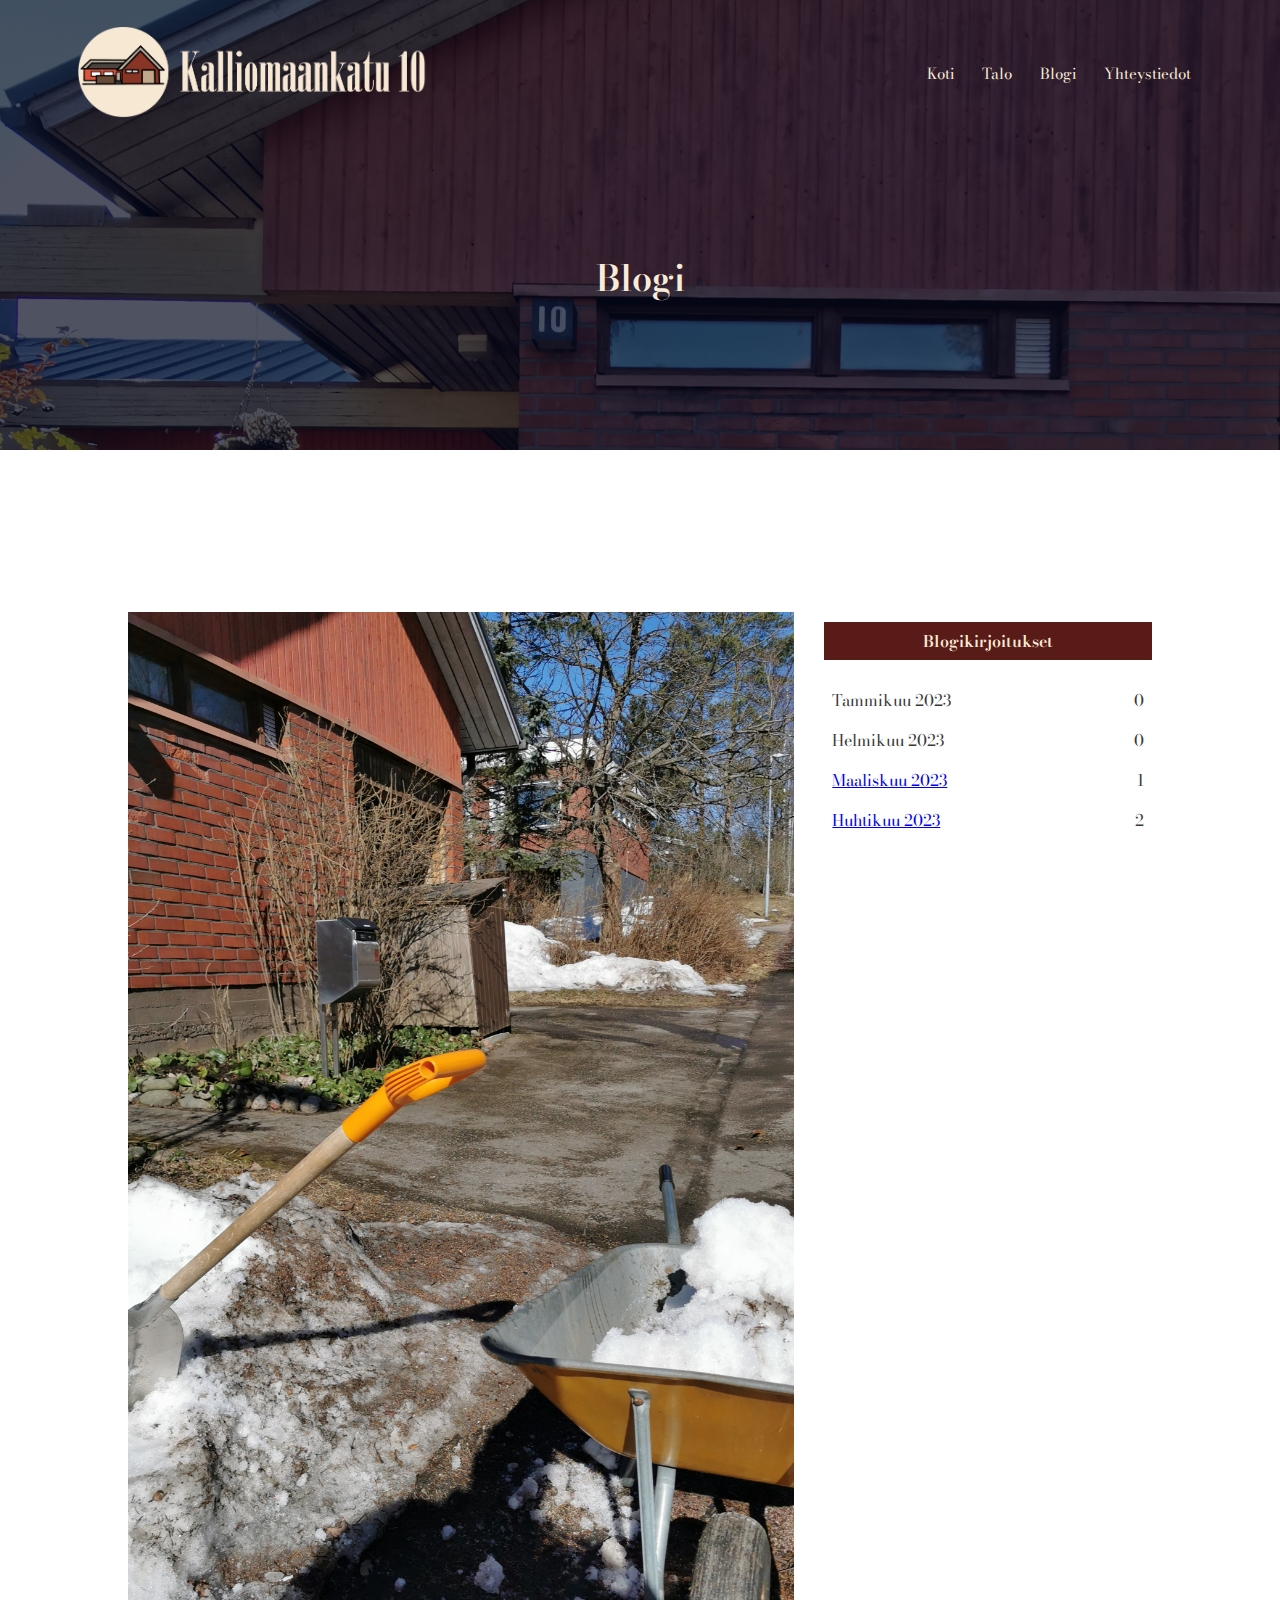
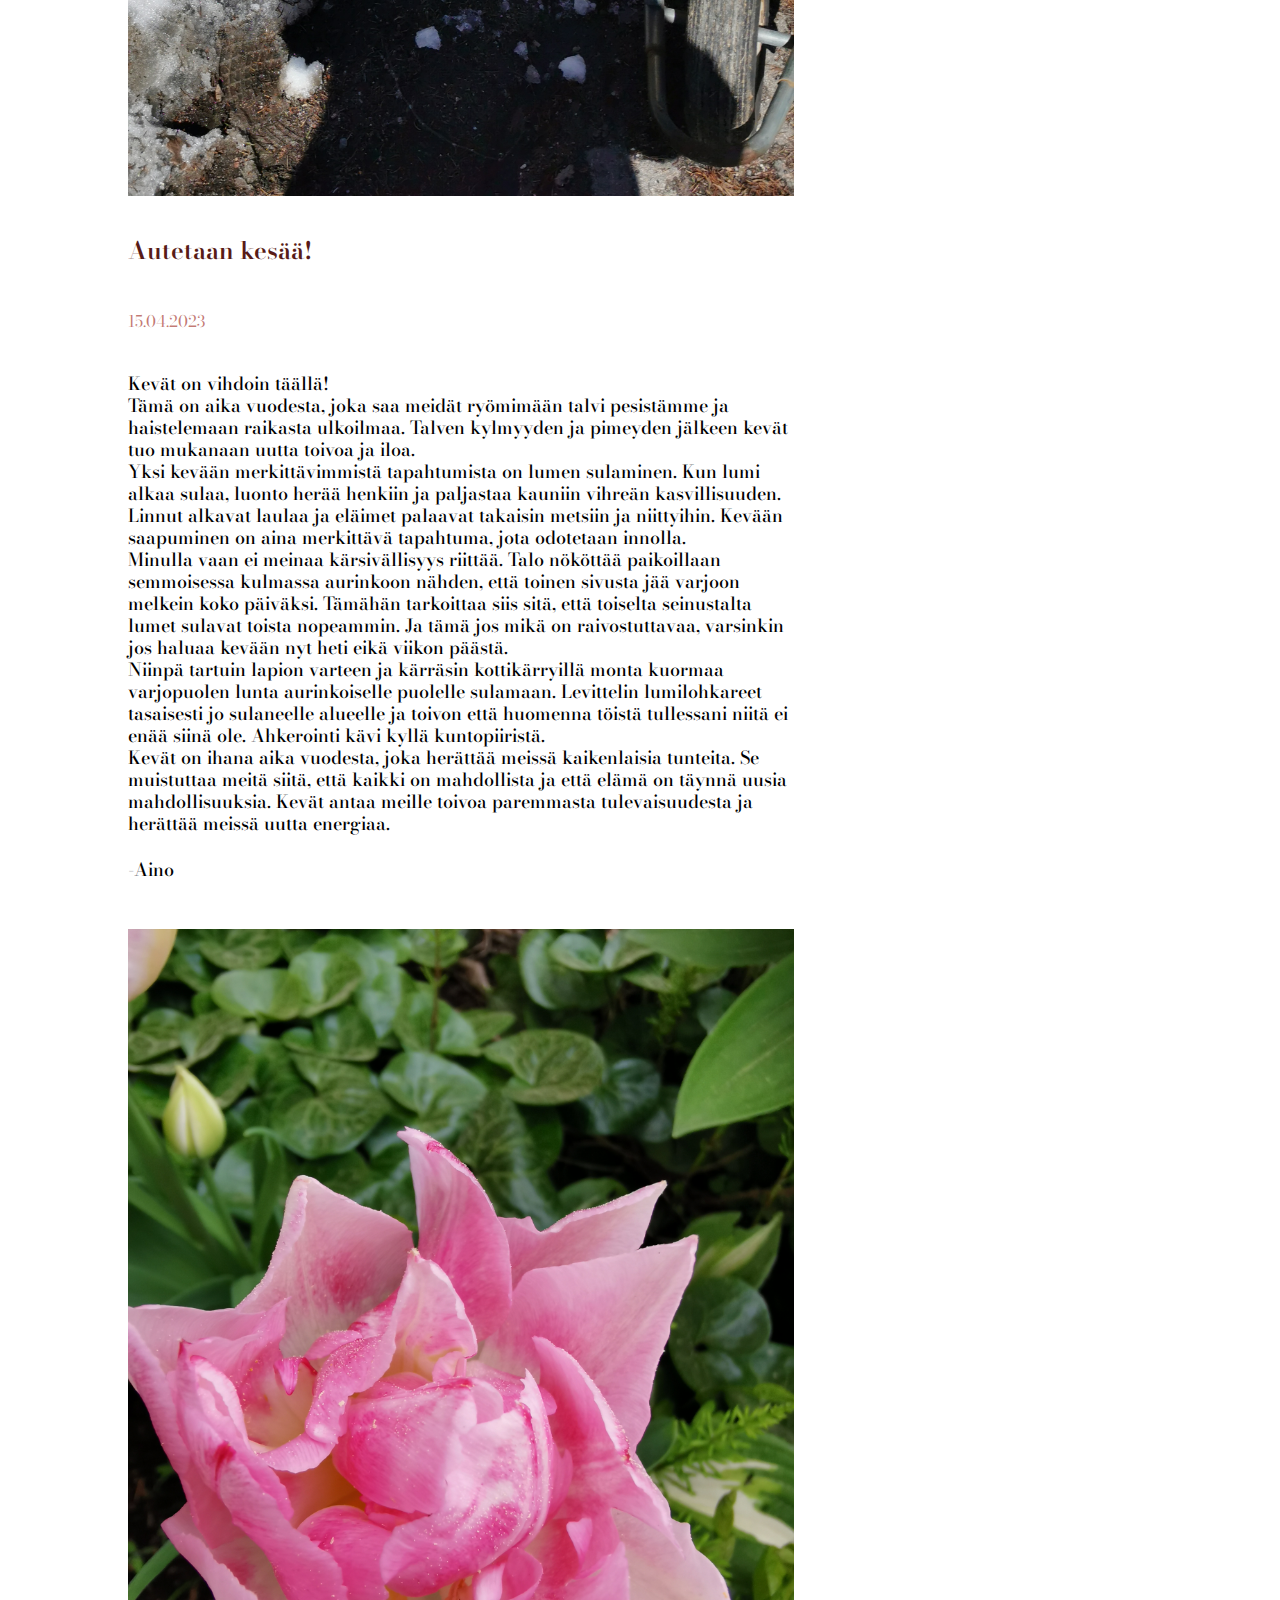
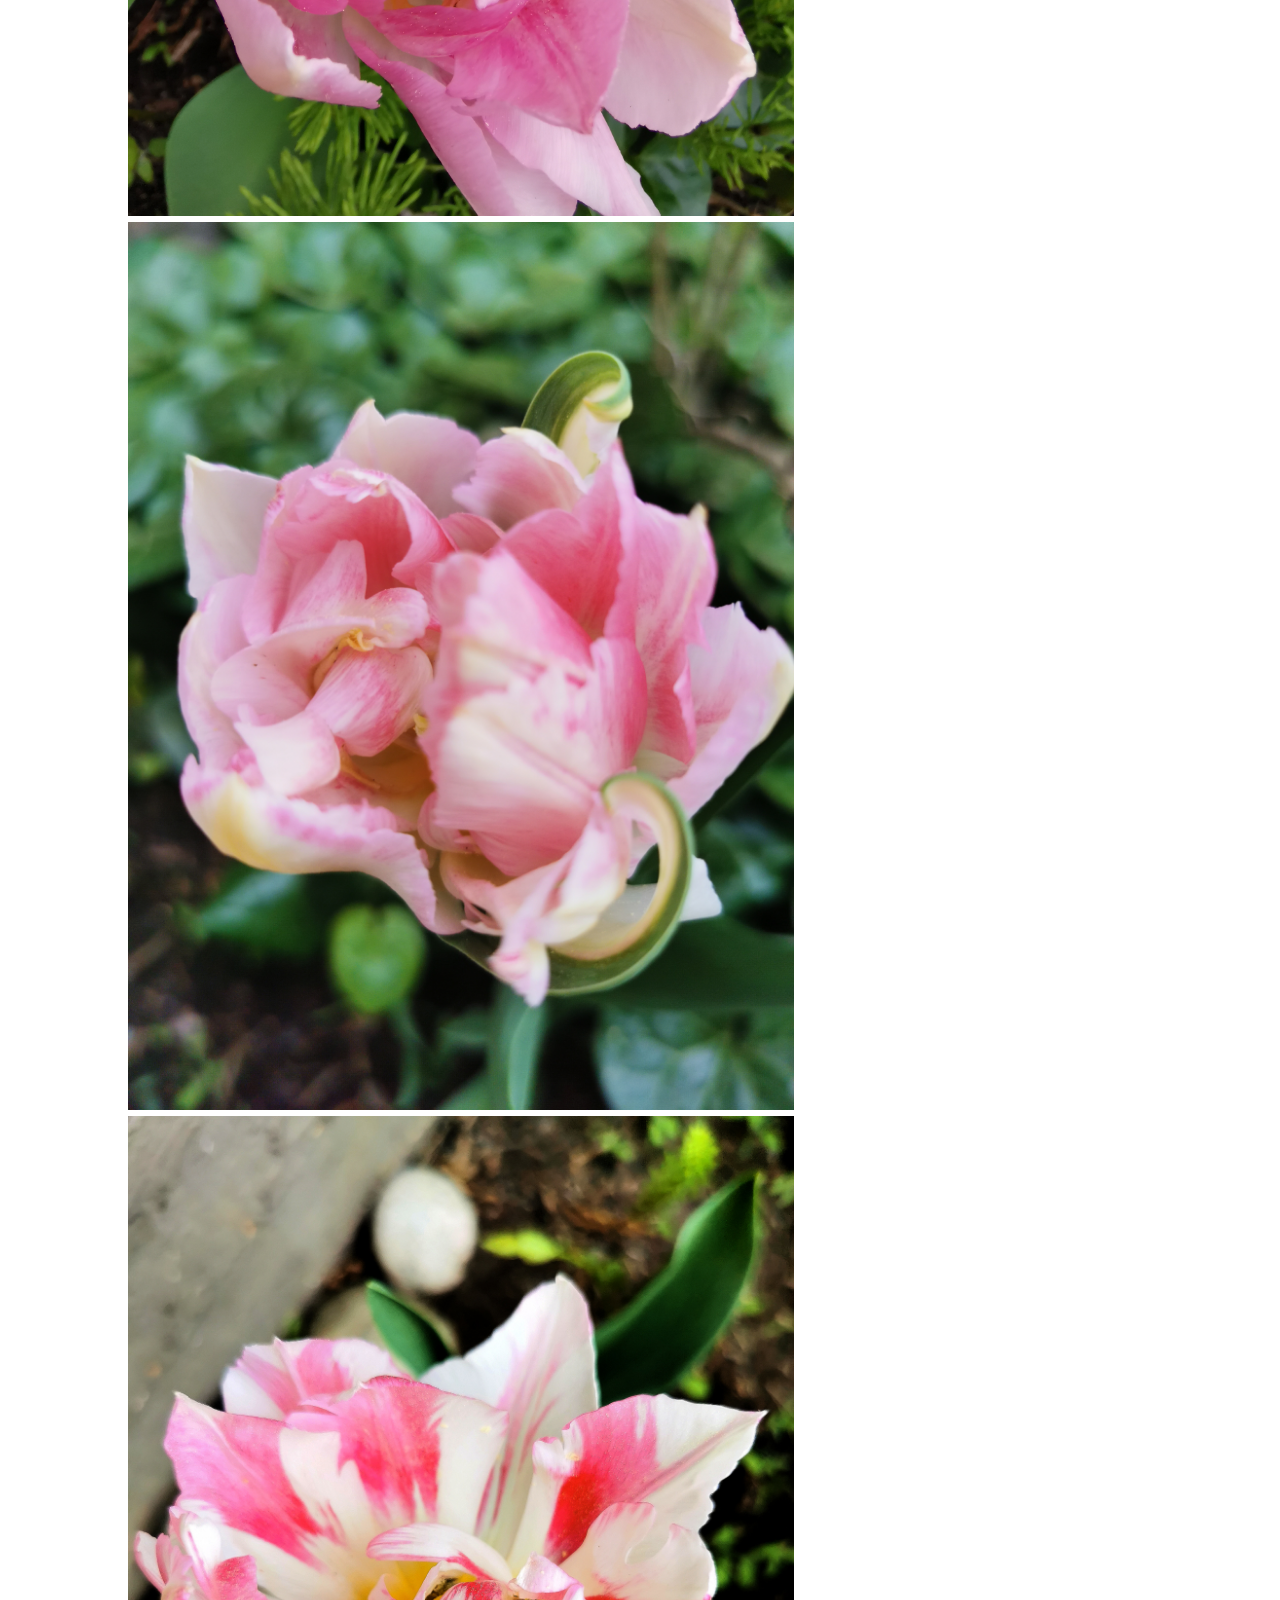
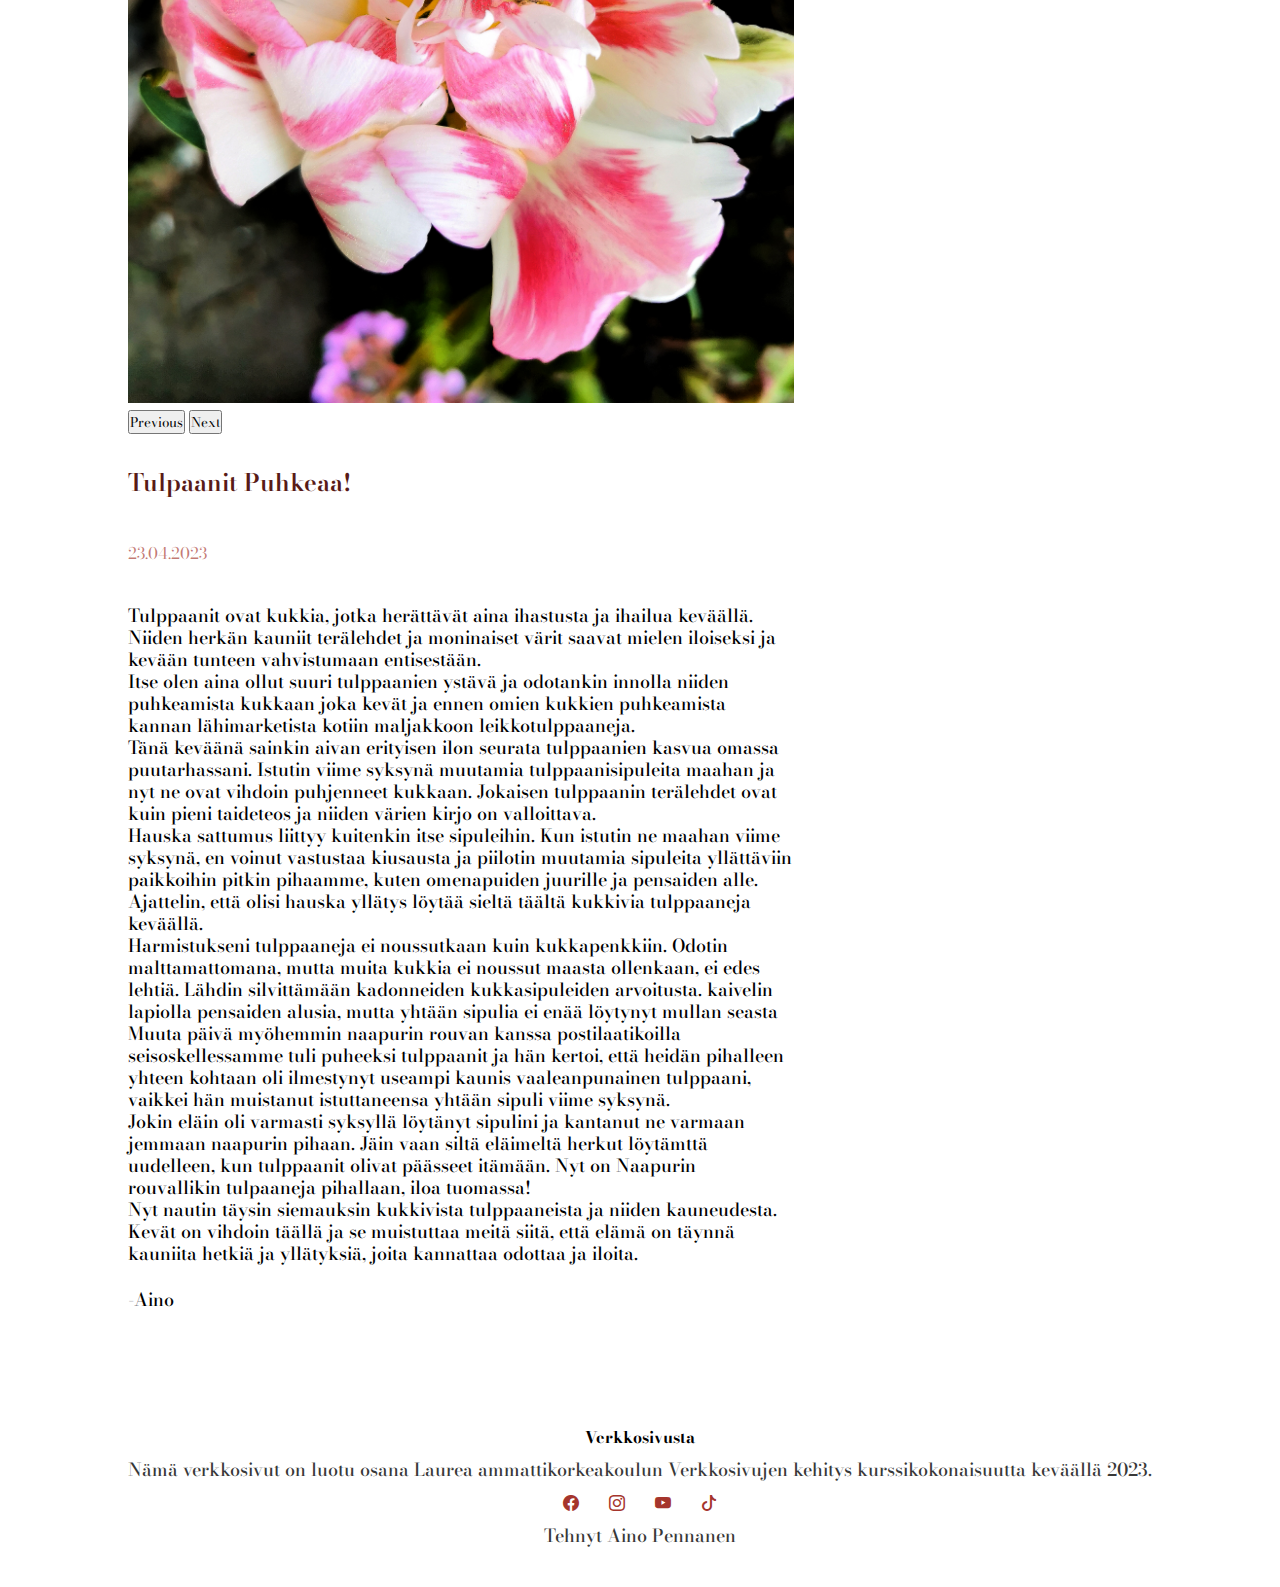
<file: Blogi.html>
<!DOCTYPE html>
<html lang="fi">
<head>
    <meta charset="UTF-8">
    <meta http-equiv="X-UA-Compatible" content="IE=edge">
    <meta name="viewport" content="width=device-width, initial-scale=1.0">
    <link href="https://cdn.jsdelivr.net/npm/bootstrap@5.3.0-alpha3/dist/css/bootstrap.min.css" rel="stylesheet" integrity="sha384-KK94CHFLLe+nY2dmCWGMq91rCGa5gtU4mk92HdvYe+M/SXH301p5ILy+dN9+nJOZ" crossorigin="anonymous">
    <link rel="stylesheet" href="Styles.css">
    <link rel="preconnect" href="https://fonts.googleapis.com">
    <link rel="preconnect" href="https://fonts.gstatic.com" crossorigin>
    <link href="https://fonts.googleapis.com/css2?family=Bodoni+Moda:wght@400;500;700&display=swap" rel="stylesheet">
    <link rel="stylesheet" href="https://cdn.jsdelivr.net/npm/bootstrap-icons@1.10.4/font/bootstrap-icons.css">
    <title>Kalliomaankatu 10</title>
</head>
<body>
    <script src="https://cdn.jsdelivr.net/npm/bootstrap@5.3.0-alpha3/dist/js/bootstrap.bundle.min.js" integrity="sha384-ENjdO4Dr2bkBIFxQpeoTz1HIcje39Wm4jDKdf19U8gI4ddQ3GYNS7NTKfAdVQSZe" crossorigin="anonymous"></script>
    <section class="sub-header"> 
        <nav>
            <a href="index.html"><img src="Kuvat/logo3.png" alt="yksinkertainen kuvio, joka esittää taloa"></a>
            <div class="nav-links" id="navLinks">
                <i class="bi bi-x" onclick="hideMenu()"></i>
                 <ul>  
                    <li><a href="index.html">Koti</a></li>
                    <li><a href="Talo.html">Talo</a></li>
                    <li><a href="Blogi.html">Blogi</a></li>
                    <li><a href="Yheystiedot.html">Yhteystiedot</a></li>
                </ul>
            </div>
            <i class="bi bi-list" onclick="showMenu()"></i>
        </nav>
            <h1>Blogi</h1>
    </section>

<!---Blogi-->

<section class="blogiSisällöt">
    <div class="row">
        <div class="blogi-left">
            <img src="Kuvat/Blogi1.jpeg" alt="kuva on otettu talon edess, kuvassa näkyy lapio ja kottikärry lunta on maassa ja kottikärryssä aurniko paistaa">
            <h2>Autetaan kesää!</h2>
            <h4>15.04.2023</h4>
            <p>Kevät on vihdoin täällä! </p>
            <p>Tämä on aika vuodesta, joka saa meidät ryömimään talvi pesistämme ja haistelemaan raikasta ulkoilmaa. Talven kylmyyden ja pimeyden jälkeen kevät tuo mukanaan uutta toivoa ja iloa.</p>
            <p>Yksi kevään merkittävimmistä tapahtumista on lumen sulaminen. Kun lumi alkaa sulaa, luonto herää henkiin ja paljastaa kauniin vihreän kasvillisuuden. Linnut alkavat laulaa ja eläimet palaavat takaisin metsiin ja niittyihin. Kevään saapuminen on aina merkittävä tapahtuma, jota odotetaan innolla.</p>
            <p>Minulla vaan ei meinaa kärsivällisyys riittää. Talo nököttää paikoillaan semmoisessa kulmassa aurinkoon nähden, että toinen sivusta jää varjoon melkein koko päiväksi. Tämähän tarkoittaa siis sitä, että toiselta seinustalta lumet sulavat toista nopeammin. Ja tämä jos mikä on raivostuttavaa, varsinkin jos haluaa kevään nyt heti eikä viikon päästä.</p>
            <p>Niinpä tartuin lapion varteen ja kärräsin kottikärryillä monta kuormaa varjopuolen lunta aurinkoiselle puolelle sulamaan. Levittelin lumilohkareet tasaisesti jo sulaneelle alueelle ja toivon että huomenna töistä tullessani niitä ei enää siinä ole. Ahkerointi kävi kyllä kuntopiiristä.</p>
            <p>Kevät on ihana aika vuodesta, joka herättää meissä kaikenlaisia tunteita. Se muistuttaa meitä siitä, että kaikki on mahdollista ja että elämä on täynnä uusia mahdollisuuksia. Kevät antaa meille toivoa paremmasta tulevaisuudesta ja herättää meissä uutta energiaa.</p>
            <br>
            <p>-Aino</p>
            <br>
            <br>
            <div id="carouselExampleFade" class="carousel slide carousel-fade">
                <div class="carousel-inner">
                  <div class="carousel-item active">
                    <img src="Kuvat/kukat_3.jpg" class="d-block w-100" alt="Kauni vaaleanpunavalkoinen tulppaani">
                  </div>
                  <div class="carousel-item">
                    <img src="Kuvat/kukat_4.jpg" class="d-block w-100" alt="Kauni vaaleanpunavalkoinen tulppaani">
                  </div>
                  <div class="carousel-item">
                    <img src="Kuvat/kukat_2.jpg" class="d-block w-100" alt="Kauni vaaleanpunavalkoinen tulppaani">
                  </div>
                </div>
                <button class="carousel-control-prev" type="button" data-bs-target="#carouselExampleFade" data-bs-slide="prev">
                  <span class="carousel-control-prev-icon" aria-hidden="true"></span>
                  <span class="visually-hidden">Previous</span>
                </button>
                <button class="carousel-control-next" type="button" data-bs-target="#carouselExampleFade" data-bs-slide="next">
                  <span class="carousel-control-next-icon" aria-hidden="true"></span>
                  <span class="visually-hidden">Next</span>
                </button>
              </div>
            <h2>Tulpaanit Puhkeaa!</h2>
            <h4>23.04.2023</h4>
            <p>Tulppaanit ovat kukkia, jotka herättävät aina ihastusta ja ihailua keväällä. Niiden herkän kauniit terälehdet ja moninaiset värit saavat mielen iloiseksi ja kevään tunteen vahvistumaan entisestään.</p>
            <p>Itse olen aina ollut suuri tulppaanien ystävä ja odotankin innolla niiden puhkeamista kukkaan joka kevät ja ennen omien kukkien puhkeamista kannan lähimarketista kotiin maljakkoon leikkotulppaaneja.</p>
            <p>Tänä keväänä sainkin aivan erityisen ilon seurata tulppaanien kasvua omassa puutarhassani. Istutin viime syksynä muutamia tulppaanisipuleita maahan ja nyt ne ovat vihdoin puhjenneet kukkaan. Jokaisen tulppaanin terälehdet ovat kuin pieni taideteos ja niiden värien kirjo on valloittava.</p>
            <p>Hauska sattumus liittyy kuitenkin itse sipuleihin. Kun istutin ne maahan viime syksynä, en voinut vastustaa kiusausta ja piilotin muutamia sipuleita yllättäviin paikkoihin pitkin pihaamme, kuten omenapuiden juurille ja pensaiden alle. Ajattelin, että olisi hauska yllätys löytää sieltä täältä kukkivia tulppaaneja keväällä.</p>
            <p>Harmistukseni tulppaaneja ei noussutkaan kuin kukkapenkkiin. Odotin malttamattomana, mutta muita kukkia ei noussut maasta ollenkaan, ei edes lehtiä. Lähdin silvittämään kadonneiden kukkasipuleiden arvoitusta. kaivelin lapiolla pensaiden alusia, mutta yhtään sipulia ei enää löytynyt mullan seasta</p>
            <p>Muuta päivä myöhemmin naapurin rouvan kanssa postilaatikoilla seisoskellessamme tuli puheeksi tulppaanit ja hän kertoi, että heidän pihalleen yhteen kohtaan oli ilmestynyt useampi kaunis vaaleanpunainen tulppaani, vaikkei hän muistanut istuttaneensa yhtään sipuli viime syksynä.</p>
            <p>Jokin eläin oli varmasti syksyllä löytänyt sipulini ja kantanut ne varmaan jemmaan naapurin pihaan. Jäin vaan siltä eläimeltä herkut löytämttä uudelleen, kun tulppaanit olivat päässeet itämään. Nyt on Naapurin rouvallikin tulpaaneja pihallaan, iloa tuomassa!</p>
            <p>Nyt nautin täysin siemauksin kukkivista tulppaaneista ja niiden kauneudesta. Kevät on vihdoin täällä ja se muistuttaa meitä siitä, että elämä on täynnä kauniita hetkiä ja yllätyksiä, joita kannattaa odottaa ja iloita.</p>
            <br>
            <p>-Aino</p>
            <br>
        </div>
        <div class="blogi-right">
            <h3>Blogikirjoitukset</h3>
           <div>
            <span>Tammikuu 2023</span>
            <span>0</span>
           </div> 
           <div>
            <span>Helmikuu 2023</span>
            <span>0</span>
           </div> 
           <div>
            <a href="Blogi2.html">Maaliskuu 2023</a>
            <span>1</span>
           </div>
           <div>
            <a href="Blogi.html">Huhtikuu 2023</a>
            <span>2</span>
           </div> 
        </div>
    </div>
</section>
<!---Footer-->

<section class="footer">
    <h4>Verkkosivusta</h4>
    <p>Nämä verkkosivut on luotu osana Laurea ammattikorkeakoulun Verkkosivujen kehitys kurssikokonaisuutta keväällä 2023.</p>
    <div class="ikonit">
        <a href="https://www.facebook.com/aino.pennanen.71/" target="_blank" class="bi bi-facebook"></a>
        <a href="https://www.instagram.com/AAAINO_/?fbclid=IwAR3M24I8mKWQHVzXz1FbWfziKaVjJqvmKhybpjn2ABBDy8g9vqW_VfHToOg" target="_blank" class="bi bi-instagram"></a>
        <a href="https://www.youtube.com/channel/UCnL-N4YSu6kgK1gNKeNX1Mw" target="_blank" class="bi bi-youtube"></a>
        <a href="https://www.tiktok.com/@taikalillukka" target="_blank" class="bi bi-tiktok"></a>
    </div>
    <p>Tehnyt Aino Pennanen</p>
</section>

<!---toggle menu-->
<script>

    var navLinks = document.getElementById("navLinks");
    function showMenu(){
        navLinks.style.right = "0";
    }
    function hideMenu(){
        navLinks.style.right = "-200px";
    }

</script>


</body>
</html>
</file>
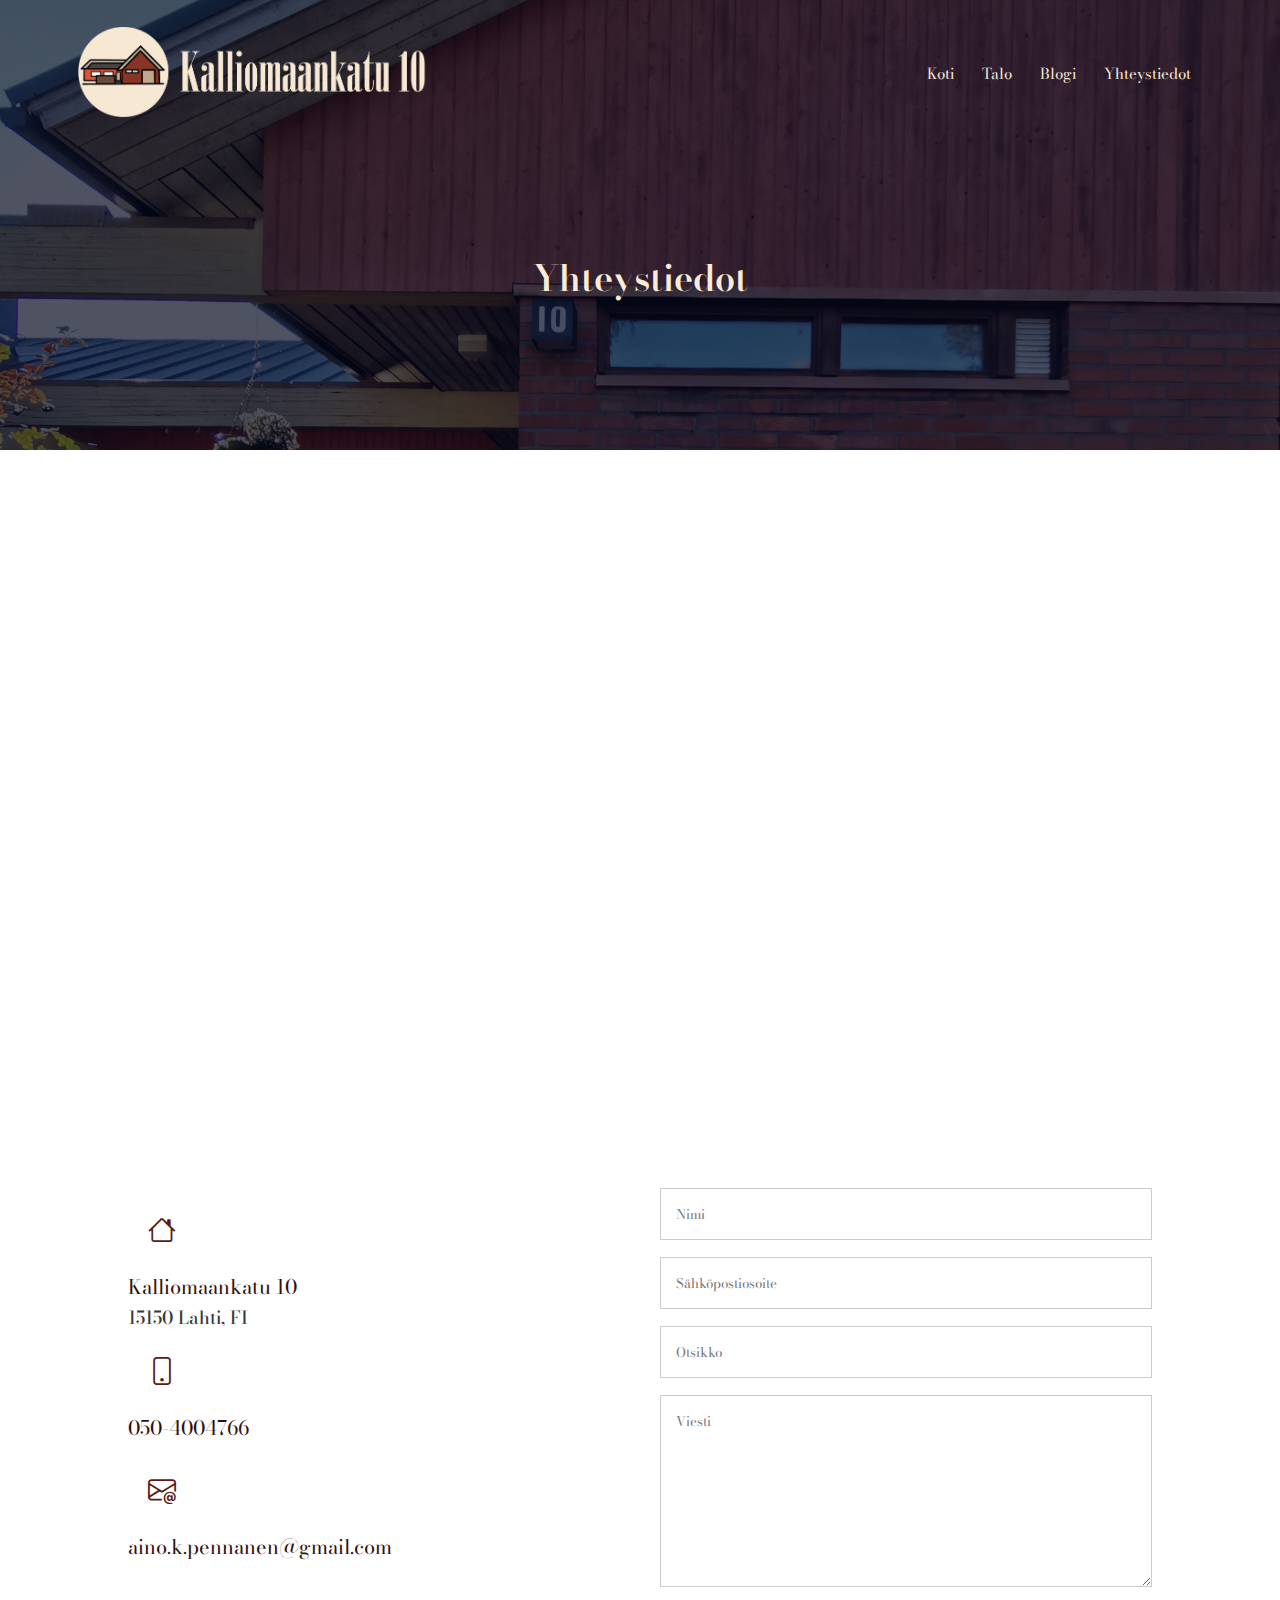
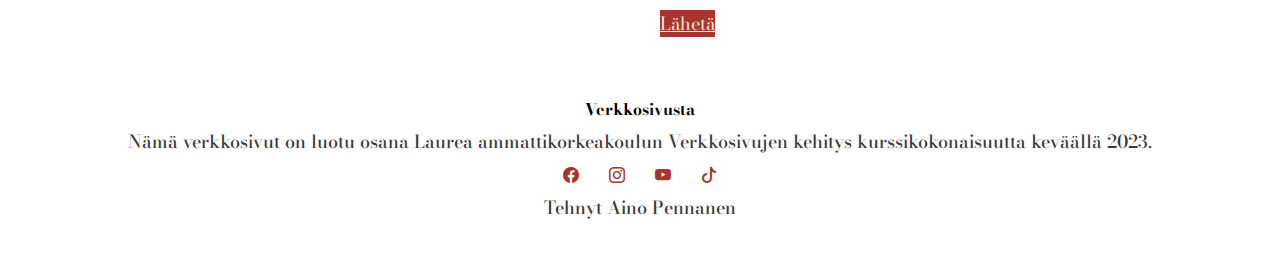
<file: Yheystiedot.html>
<!DOCTYPE html>
<html lang="fi">
<head>
    <meta charset="UTF-8">
    <meta http-equiv="X-UA-Compatible" content="IE=edge">
    <meta name="viewport" content="width=device-width, initial-scale=1.0">
    <link href="https://cdn.jsdelivr.net/npm/bootstrap@5.3.0-alpha3/dist/css/bootstrap.min.css" rel="stylesheet" integrity="sha384-KK94CHFLLe+nY2dmCWGMq91rCGa5gtU4mk92HdvYe+M/SXH301p5ILy+dN9+nJOZ" crossorigin="anonymous">
    <link rel="stylesheet" href="Styles.css">
    <link rel="preconnect" href="https://fonts.googleapis.com">
    <link rel="preconnect" href="https://fonts.gstatic.com" crossorigin>
    <link href="https://fonts.googleapis.com/css2?family=Bodoni+Moda:wght@400;500;700&display=swap" rel="stylesheet">
    <link rel="stylesheet" href="https://cdn.jsdelivr.net/npm/bootstrap-icons@1.10.4/font/bootstrap-icons.css">
    <title>Kalliomaankatu 10</title>
</head>
<body>
    <script src="https://cdn.jsdelivr.net/npm/bootstrap@5.3.0-alpha3/dist/js/bootstrap.bundle.min.js" integrity="sha384-ENjdO4Dr2bkBIFxQpeoTz1HIcje39Wm4jDKdf19U8gI4ddQ3GYNS7NTKfAdVQSZe" crossorigin="anonymous"></script>
    <section class="sub-header"> 
        <nav>
            <a href="index.html"><img src="Kuvat/logo3.png" alt="yksinkertainen kuvio, joka esittää taloa" ></a>
            <div class="nav-links" id="navLinks">
                <i class="bi bi-x" onclick="hideMenu()"></i>
                 <ul>  
                    <li><a href="index.html">Koti</a></li>
                    <li><a href="Talo.html">Talo</a></li>
                    <li><a href="Blogi.html">Blogi</a></li>
                    <li><a href="Yheystiedot.html">Yhteystiedot</a></li>
                </ul>
            </div>
            <i class="bi bi-list" onclick="showMenu()"></i>
        </nav>
            <h1>Yhteystiedot</h1>
    </section>

<!---Mappi-->

<section class="lokaatio">
    <h5>Me kartalla</h5>

    <iframe src="https://www.google.com/maps/embed?pb=!1m18!1m12!1m3!1d7741.383755795618!2d25.67754254815825!3d60.982863008944264!2m3!1f0!2f0!3f0!3m2!1i1024!2i768!4f13.1!3m3!1m2!1s0x468e29b56803b27f%3A0xe862af3bdeb035!2sKalliomaankatu%2010%2C%2015150%20Lahti!5e0!3m2!1sfi!2sfi!4v1682281906937!5m2!1sfi!2sfi" width="600" height="450" style="border:0;" allowfullscreen="" loading="lazy" referrerpolicy="no-referrer-when-downgrade"></iframe>

</section>

<!---Yhteystiedot-->

<section class="Yhteystiedot">

    <div class="row">
        <div class="YHT-col">
            <div>
                <i class="bi bi-house"></i>
                    <h5> Kalliomaankatu 10</h5>
                    <p>15150 Lahti, FI</p>
                <i class="bi bi-phone"></i>
                    <h5>050-4004766</h5>
                <i class="bi bi-envelope-at"></i>
                    <h5> aino.k.pennanen@gmail.com</h5>
            </div>
        </div>
        <div class="YHT-col">
            <form action="Yheystiedot.html">
                <input type="text" placeholder="Nimi" required>
                <input type="email" placeholder="Sähköpostiosoite" required>
                <input type="text" placeholder="Otsikko">
                <textarea rows="8" placeholder="Viesti" required></textarea>
                <a class="btn btn-primary" href="#" role="button"> Lähetä</a>
            </form>
        </div>
    </div>
</section>

<!---Footer-->

<section class="footer">
    <h4>Verkkosivusta</h4>
    <p>Nämä verkkosivut on luotu osana Laurea ammattikorkeakoulun Verkkosivujen kehitys kurssikokonaisuutta keväällä 2023.</p>
    <div class="ikonit">
        <a href="https://www.facebook.com/aino.pennanen.71/" target="_blank" class="bi bi-facebook"></a>
        <a href="https://www.instagram.com/AAAINO_/?fbclid=IwAR3M24I8mKWQHVzXz1FbWfziKaVjJqvmKhybpjn2ABBDy8g9vqW_VfHToOg" target="_blank" class="bi bi-instagram"></a>
        <a href="https://www.youtube.com/channel/UCnL-N4YSu6kgK1gNKeNX1Mw" target="_blank" class="bi bi-youtube"></a>
        <a href="https://www.tiktok.com/@taikalillukka" target="_blank" class="bi bi-tiktok"></a>
    </div>
    <p>Tehnyt Aino Pennanen</p>
</section>

<!---toggle menu-->
<script>

    var navLinks = document.getElementById("navLinks");
    function showMenu(){
        navLinks.style.right = "0";
    }
    function hideMenu(){
        navLinks.style.right = "-200px";
    }

</script>


</body>
</html>
</file>
<file: Styles.css>
*{
    margin: 0;
    padding: 0;
    font-family: 'Bodoni Moda', serif;
}
.header{
    min-height: 100vh;
    width: 100%;
    background-image: linear-gradient(rgba(4,9,30,0.7),rgba(4,9,30,0.7)), url(Kuvat/panneri2.jpg);
    background-position: center;
    background-size: cover;
    position: relative;
}
nav{
    display: flex;
    padding: 2% 6%;
    justify-content: space-between;
    align-items: center;
}
nav img{
    width: 350px;
}
.nav-links{
    flex: 1;
    text-align: right;
}
.nav-links ul li{
    list-style: none;
    display: inline-block;
    padding: 8px 12px;
    position: relative;
}
.nav-links ul li a{
    color: antiquewhite;
    text-transform: capitalize;
    text-decoration: none;
    font-size: 15px;
}
.nav-links ul li::after{
    content: "";
    width: 0%;
    height: 3.5px;
    background: #a5352d;
    display: block;
    margin: auto;
    transition: 0.8s;
}
.nav-links ul li:hover::after{
    width: 100%;
}
.text-box{
    width: 90%;
    color: antiquewhite;
    position: absolute;
    top: 50%;
    left: 50%;
    transform: translate(-50%,-50%);
    text-align: center;
}
.text-box h1{
    font-size: 62px;
    font-weight: bold;
}
.text-box p{
    margin: 10px 0 40px;
    font-size: 18px;
    color: antiquewhite;
}
.btn{
    color: antiquewhite;
    font-size: 18px;
    background-color: #a5352d;
    border: none;
}
.btn:hover{
    color: antiquewhite;
    background-color: #581b17;
    transition: 0.5s;
}
nav .bi{
    display: none;
}

@media(max-width: 860px){
    .text-box h1{
        font-size: 20px;
        font-weight: bold;
    }

    .text-box p{
        margin: 10px 0 40px;
        font-size: 15px;
        color: antiquewhite;
    }
    nav img{
        width: 200px;
    }
    .nav-links ul li{
        display: block;
    }
    .nav-links{
        position: fixed;
        background: #a5352d;
        height: 100vh;
        width: 200px;
        top: 0;
        right: -200px;
        text-align: left;
        z-index: 2;
        transition: 1s;
    }
    nav .bi{
        display: block;
        color: antiquewhite;
        margin: 10px;
        font-size: 25px;
        cursor: pointer;
    }
    .nav-links ul{
        padding: 30px;
    }
    .row{
        flex-direction:column;
    }
    .talonOmistajat-col{
        display: none;
    }
}

/*----talonOmistajat----*/

.talonOmistajat{
    width: 60%;
    margin: auto;
    text-align: center;
    padding-top: 50px;
} 
.talonOmistajat-col{
    float: left;
    width: 45%;
    border-radius: 10px;
    margin-bottom: 30px;
    position: relative;
    overflow: hidden;
}
.talonOmistajat-col img{
    width: 100%;
    border-radius: 10px;
}
.kerros{
    background: transparent;
    height: 100%;
    width: 100%;
    position: absolute;
    top: 0;
    left: 0;
    transition: 0.5s;
}
.kerros:hover{
    background: rgba(114, 43, 38, 0.589);
}
.kerros h3{
    width: 100%;
    font-weight: 500;
    color: #fff;
    font-size: 26px;
    left: 50%;
    bottom: 0%;
    transform: translateX(-50%);
    position: absolute;
    opacity: 0;
    transition: 0.5s;
}

.kerros:hover h3{
    bottom: 85%;
    opacity: 1;
}

.kerros p{
    width: 75%;
    font-weight: 300;
    color: antiquewhite;
    font-size: 75%;
    left: 50%;
    bottom: 0%;
    transform: translateX(-50%);
    position: absolute;
    opacity: 0;
    transition: 0.5s;
}

.kerros:hover p{
    bottom: 15%;
    opacity: 1;
}

/*----viimeisimmät---*/

.viimeisimmät{
    width: 80%;
    margin: auto;
    text-align: center;
    padding-top: 100px;
}

h1{
    font-size: 36px;
    font-weight: 600;
}

p{
    color: #383838;
    font-size: 18px;
    font-weight: 500;
    line-height: 22px;
    padding: 10px;
}
.row{
    margin-top: 10%;
    display: flex;
    justify-content: space-between;
}
.viimeisimmät-col{
    flex-basis: 31%;
    background: #fff3f3;
    border-radius: 10%;
    margin-bottom: 5%;
    padding: 20px 12px;
    box-sizing: border-box;
    transition: 0.5s;
}
h3{
    text-align: center;
    font-weight: 600;
    margin: 10px 0;
}
.viimeisimmät-col:hover{
    box-shadow: 0 0 20px 0px rgba(0,0,0,0.2);
}

/*---Ota meihin yhteyttä!----*/

.OMY{
    margin: 100px auto;
    width: 80%;
    background-image: linear-gradient(rgba(0, 0, 0, 0.4),rgba(0,0,0,0.4)), url(Kuvat/panneri.jpg);
    background-position: center;
    background-size: cover;
    border-radius: 10px;
    text-align: center;
    padding: 100px 0;
}
.OMY h1{
    color: antiquewhite;
}

.OMY.btn{
    color: antiquewhite;
    background-color: transparent;

}

/*---footer---*/

.ikonit .bi{
    color: #a5352d;
    margin: 0 13px;
    cursor: pointer;
    padding: 18px 0;
}

.footer{
    width: 100%;
    text-align: center;
    padding: 30px 0;
}
.footer h1{
    margin-bottom: 25px;
    margin-top: 20px;
    font-weight: 600;
}

/*----- Talo Sivu---*/

    /*---sub-header--*/

    .sub-header{
        height: 50vh;
        width: 100%;
        background-image: linear-gradient(rgba(4,9,30,0.7),rgba(4,9,30,0.7)), url(Kuvat/Panneri3.jpg);
        background-position: center;
        background-size: cover;
        text-align: center;
        color: antiquewhite;
        
        
    }
    .sub-header h1{
        margin-top: 100px;
    }

    /*----TalonTiedot colm----*/
    .TT{
        width: 80%;
        margin: auto;
        padding-top: 80px;
        padding-bottom: 50px;
    }
    .TT-col{
        flex-basis: 48%;
        padding: 30px 2px;   
    }
    .TT-col img{
        width: 100%;
        border-radius: 10px;
    }
    .TT-col h1{
        padding-top: 0;
    }
    .TT-col ul{
        padding: 15px 0 25px;
    }
/*---Blogi---*/
.blogiSisällöt{
    width: 80%;
    margin: auto;
    padding: 60px 0;
}
.blogi-left{
    flex-basis: 65%;
}
.blogi-left img{
    width: 100%;
}
.blogi-left h2{
    color: #581b17;
    font-weight: 600;
    margin: 30px 0;
}
.blogi-left h4{
    color: #a5352da9;
    font-weight: 400;
    margin: 40px 0;
}
.blogi-left p{
    color: black;
    padding: 0;
}
.carousel-item{
    width: 100%;
}
.blogi-right{
    float: left;
    flex-basis: 32%;
}
.blogi-right h3{
    background: #581b17;
    color: antiquewhite;
    padding: 7px 0;
    font-size: 16px;
    margin-bottom: 20px;
}
.blogi-right div{
    display: flex;
    align-items: center;
    justify-content: space-between;
    color: #383838;
    padding: 8px;
    box-sizing: border-box;
}
.blogi-left video {
    width: 100%;
    height: auto;
  }


/*---- yhteystiedot---*/
.lokaatio{
    width: 80%;
    margin: auto;
    padding: 80px 0;
}
.lokaatio h5{
    opacity: 0;
}
.lokaatio iframe{
    width: 100%;
}
.Yhteystiedot{
    width: 80%;
    margin: auto;
}
.YHT-col{
    float: left;
    width: 48%;
    margin-bottom: 30px;
}
.YHT-col div{
    display: grid;
    align-items: center;
    margin-bottom: 40px;
    width: 100%;
}
.YHT-col div .bi{
    font-size: 28px;
    color:#581b17;
    margin: 20px;
    margin-right: 50px;
}
.YHT-col div p{
    padding: 0;
}
.YHT-col div h5{
    font-size: 20px;
    margin-bottom: 5px;
    color: #300f0c;
    font-weight: 400;
}
.YHT-col input, .YHT-col textarea{
    width: 100%;
    padding: 15px;
    margin-bottom: 17px;
    outline: none;
    border: 1px solid #ccc;
    box-sizing: border-box;
}
</file>
